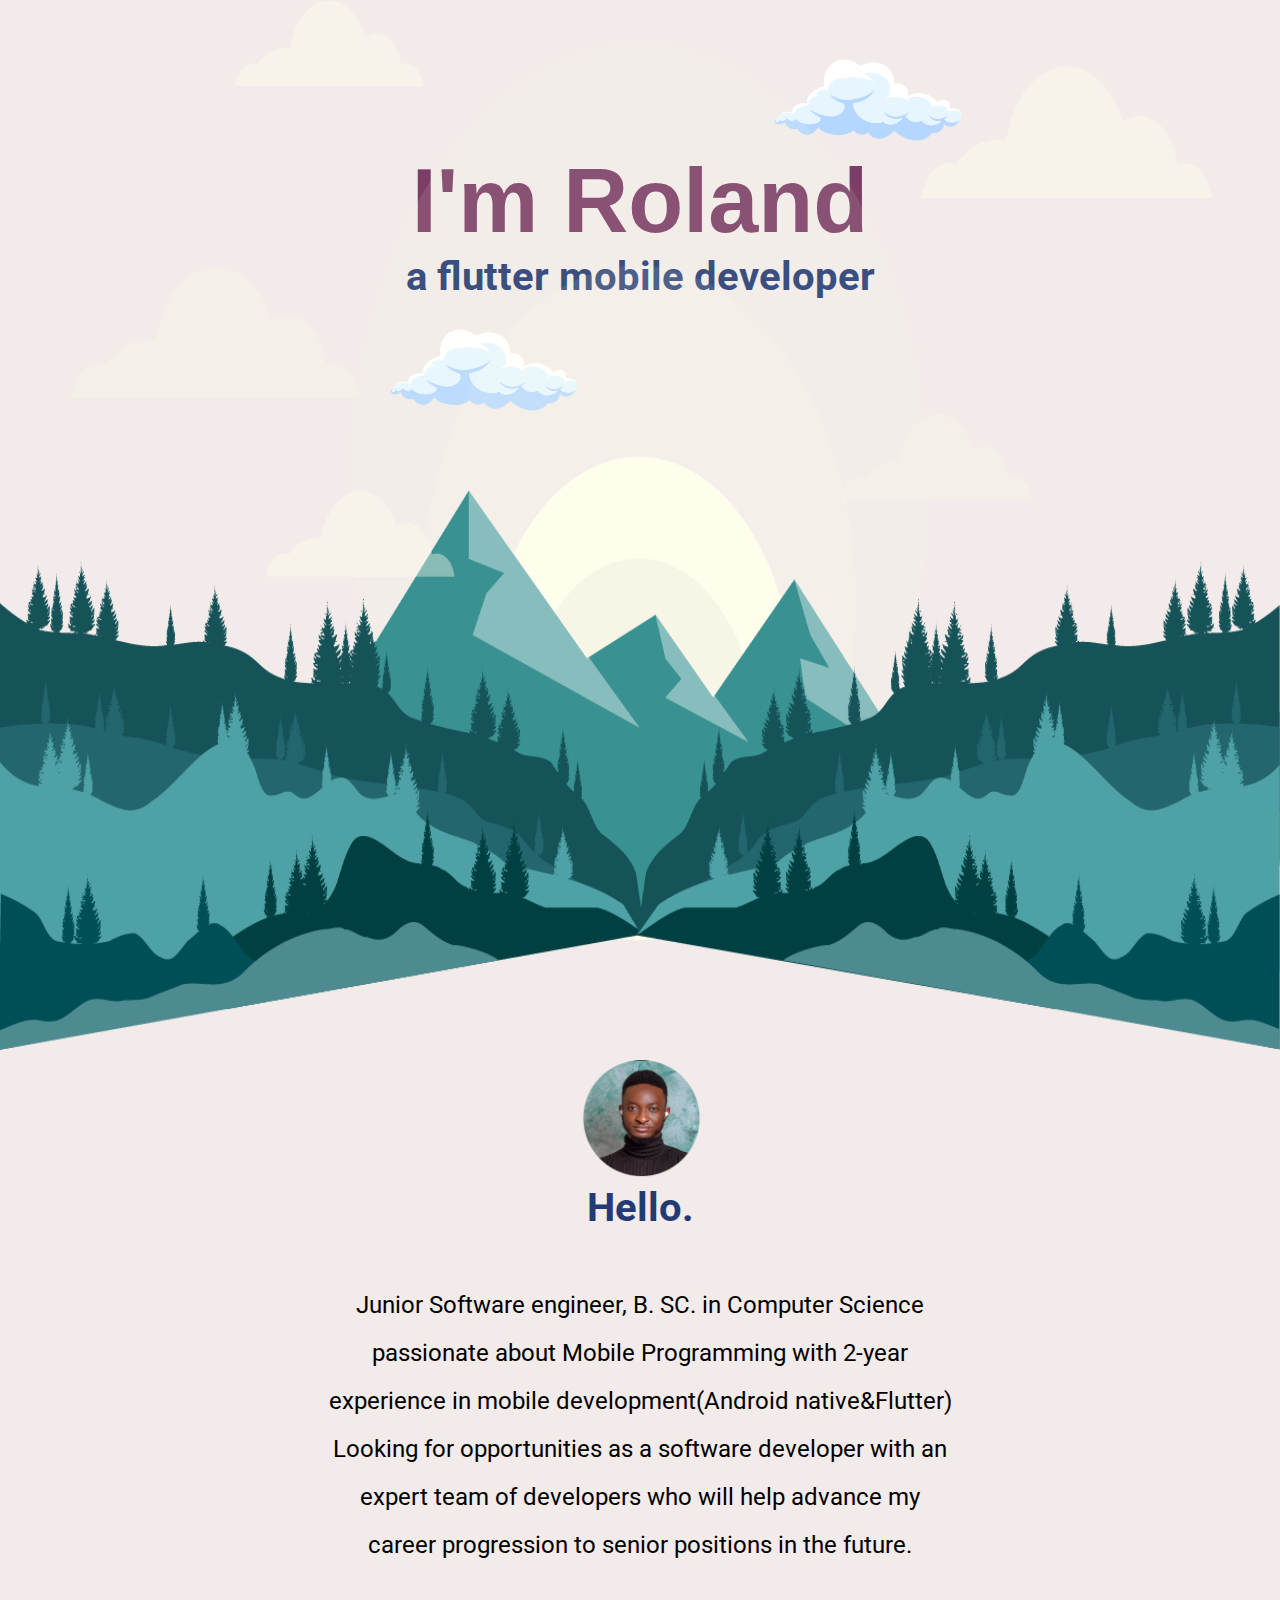
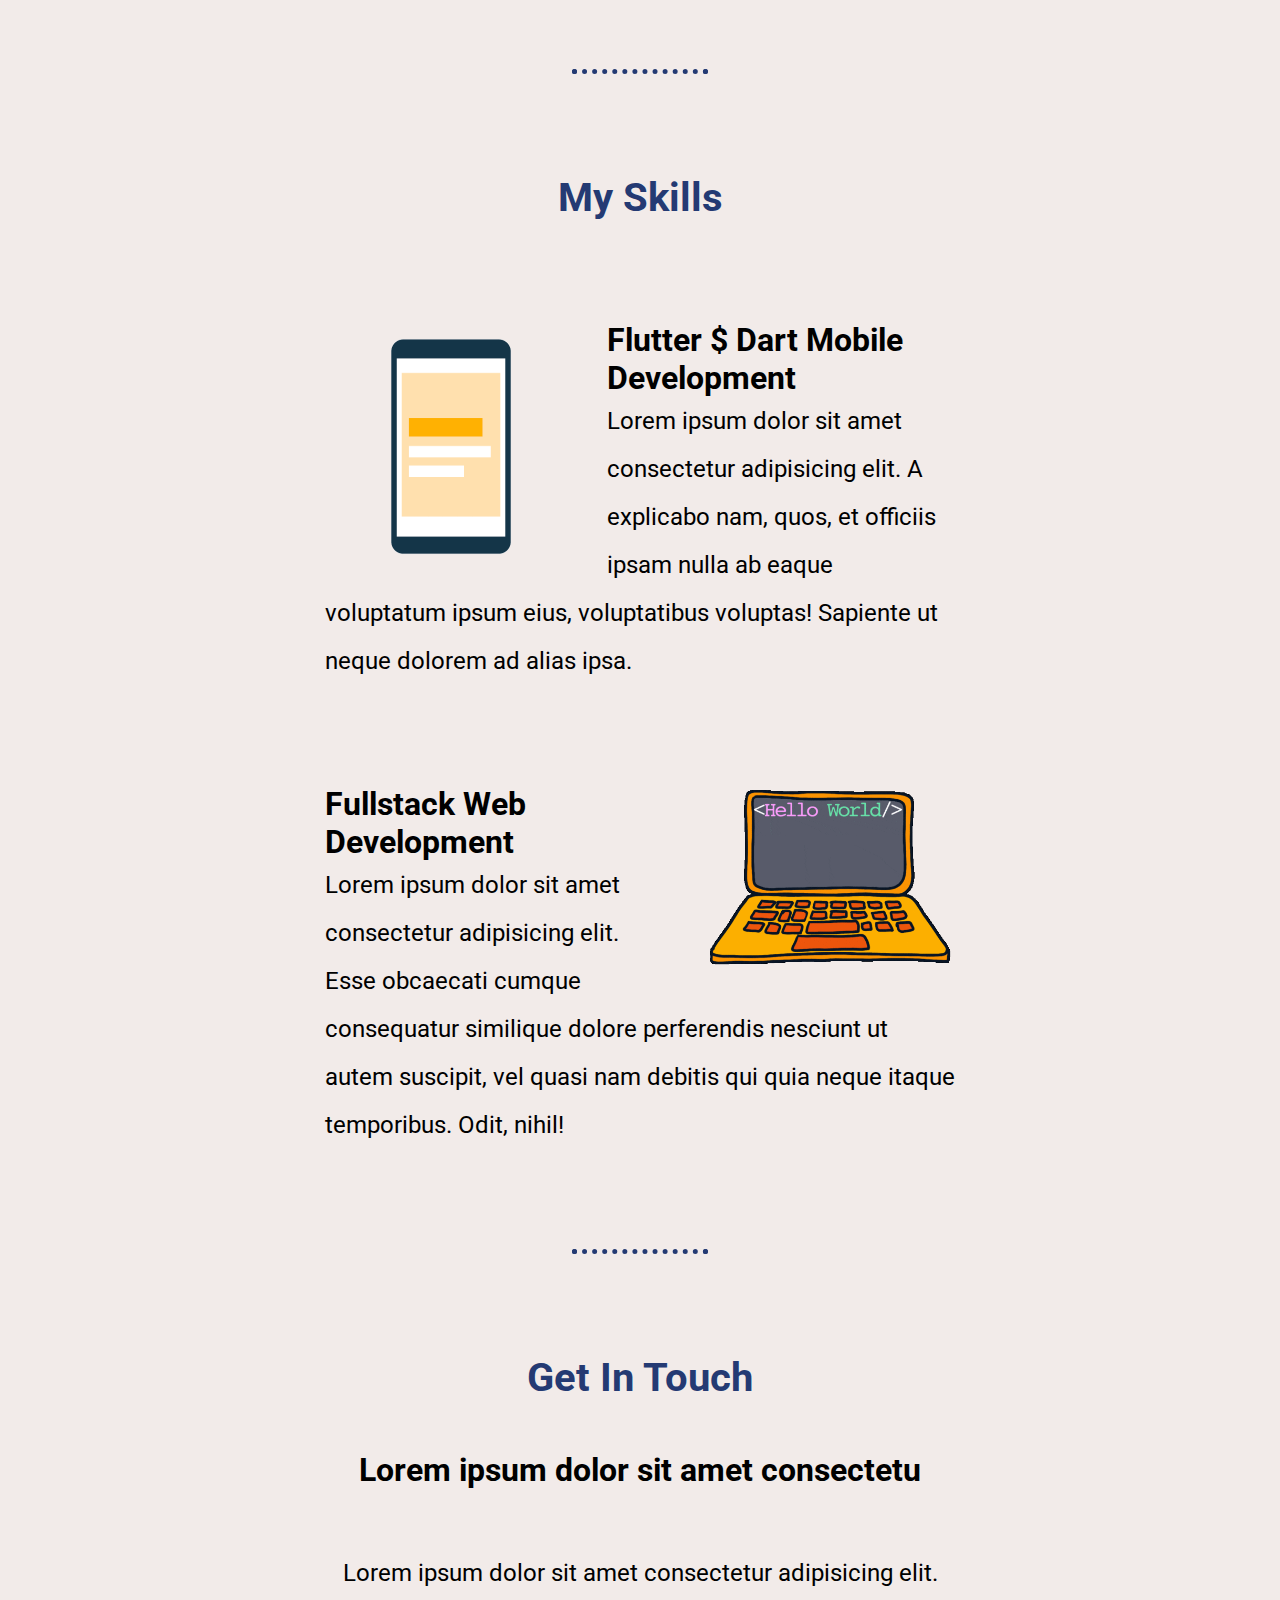
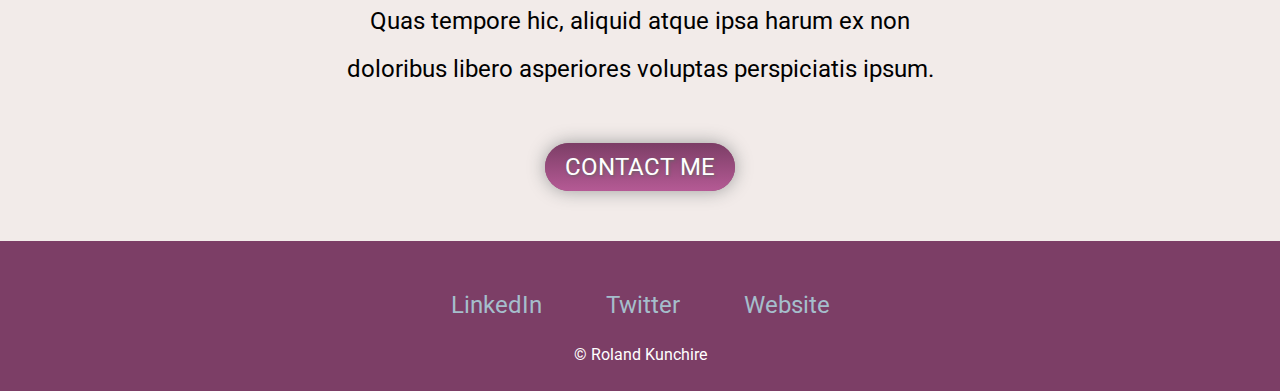
<file: index.html>
<!DOCTYPE html>
<html lang="en">
<head>
    <meta charset="UTF-8">
    <meta http-equiv="X-UA-Compatible" content="IE=edge">
    <meta name="viewport" content="width=device-width, initial-scale=1.0">
    <link rel="stylesheet" href="css/styles.css">
    <link rel="icon" href="favicon.ico?v=2">
    <link rel="preconnect" href="https://fonts.googleapis.com">
<link rel="preconnect" href="https://fonts.gstatic.com" crossorigin>
<link href="https://fonts.googleapis.com/css2?family=Bebas+Neue&family=Montserrat:ital,wght@0,100;0,200;1,300&family=Roboto+Condensed:ital,wght@0,300;0,400;0,700;1,300;1,400;1,700&family=Roboto+Slab:wght@100;200;300;400;500;600;700;800;900&family=Roboto:ital,wght@0,100;0,300;0,400;0,500;0,700;0,900;1,100;1,300;1,400;1,500;1,700;1,900&display=swap" rel="stylesheet">
    <title>Roland Kunchire</title>
</head>
<body>
    <div class="top-container">
        <img class="top-cloud" src="images/cloud.png" width="200" height="100" alt="cloud">
        <h1>I'm Roland</h1>
        <h2>a flutter mobile developer</h2>
        <img class="bottom-cloud" src="images/cloud.png" width="200" height="100" alt="cloud">
        <img class="mountain" src="images/mountain1.png"  alt="mountain">
    </div>
    <div class="middle-container">
        <div class="profile">
            <img class="profile-pic" src="images/roland.png" alt="proifle-picture">
            <h2>Hello.</h2>
            <p class="description">Junior Software engineer, B. SC. in Computer Science passionate about Mobile Programming with 2-year experience in mobile development(Android native&Flutter) Looking for opportunities as a software developer with an expert team of developers who will help advance my career progression to senior positions in the future.</p>
        </div>
        <hr>
        <div class="skills">
            <h2>My Skills</h2>
            <div class="skill-row">
                <img class="mobile" src="images/phone.gif" alt="phone">
                <h3>Flutter $ Dart Mobile Development</h3>
                <p>Lorem ipsum dolor sit amet consectetur adipisicing elit. A explicabo nam, quos, et officiis ipsam nulla ab eaque voluptatum ipsum eius, voluptatibus voluptas! Sapiente ut neque dolorem ad alias ipsa.</p>
            </div>
            <div class="skill-row">
                <img class="web" src="images/laptop.gif" alt="">
                <h3>Fullstack Web Development</h3>
                <p>Lorem ipsum dolor sit amet consectetur adipisicing elit. Esse obcaecati cumque consequatur similique dolore perferendis nesciunt ut autem suscipit, vel quasi nam debitis qui quia neque itaque temporibus. Odit, nihil!</p>
            </div>
        </div>
        <hr>
        <div class="contact-me">
            <h2>Get In Touch</h2>
            <h3>Lorem ipsum dolor sit amet consectetu</h3>
            <p class="description contact-message">Lorem ipsum dolor sit amet consectetur adipisicing elit. Quas tempore hic, aliquid atque ipsa harum ex non doloribus libero asperiores voluptas perspiciatis ipsum.</p>
            <a class="btn" href="mailto:rolexroland@gmail.com">CONTACT ME</a>
        </div>
    </div>
    <div class="bottom-container">
        <a href="https://www.linkedin.com/" class="footer-link">LinkedIn</a>
        <a href="https://www.twitter.com/" class="footer-link">Twitter</a>
        <a href="https://www.guildbytes.com/" class="footer-link">Website</a>
        <p class="copyright">&COPY; Roland Kunchire</p>
    </div>
</body>
</html>
</file>
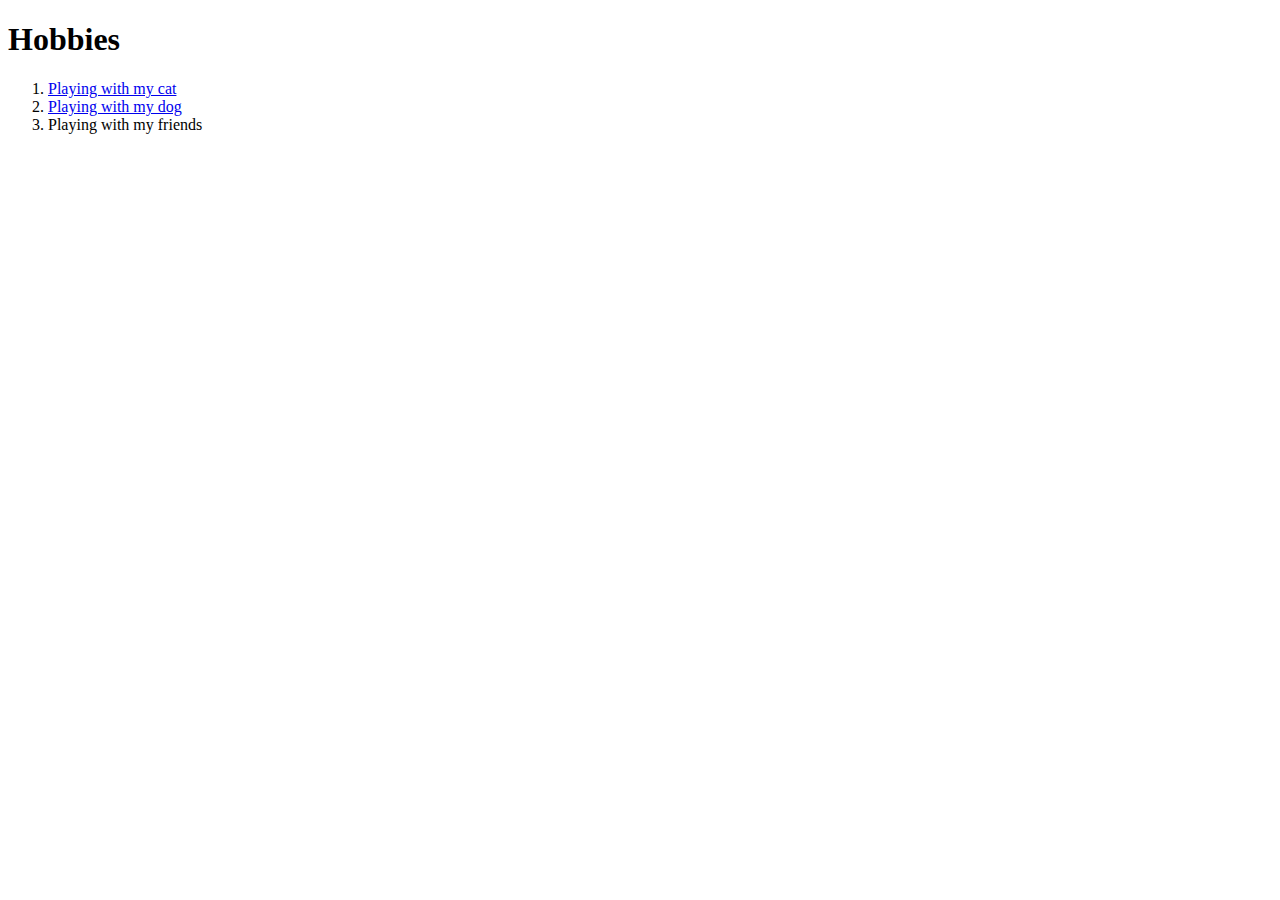
<file: hobbies.html>
<!DOCTYPE html>
<html lang="en">
<head>
    <meta charset="UTF-8">
    <meta http-equiv="X-UA-Compatible" content="IE=edge">
    <meta name="viewport" content="width=device-width, initial-scale=1.0">
    <title>Hobbies</title>
</head>
<body>
    <h1>Hobbies</h1>
    <ol>
        <li><a href="https://www.google.com/imgres?imgurl=https%3A%2F%2Fi.insider.com%2F61d1c0e2aa741500193b2d18%3Fwidth%3D700&imgrefurl=https%3A%2F%2Fwww.businessinsider.com%2Fgerman-cat-owners-ordered-keep-cats-inside-protect-rare-bird-2022-5&tbnid=qx37euqjX8HkBM&vet=12ahUKEwiPtra32I74AhXWgc4BHWtwDK8QMygLegUIARDqAQ..i&docid=UXnR3W_QXw6xeM&w=700&h=525&itg=1&q=cat&ved=2ahUKEwiPtra32I74AhXWgc4BHWtwDK8QMygLegUIARDqAQ">Playing with my cat</a></li>
        <li><a href="https://www.google.com/imgres?imgurl=https%3A%2F%2Fi.natgeofe.com%2Fn%2F4f5aaece-3300-41a4-b2a8-ed2708a0a27c%2Fdomestic-dog_thumb_4x3.jpg&imgrefurl=https%3A%2F%2Fwww.nationalgeographic.com%2Fanimals%2Fmammals%2Ffacts%2Fdomestic-dog&tbnid=i8__JR5jsTLauM&vet=12ahUKEwi6sIrm2I74AhUK3RoKHeoMB9YQMygEegUIARDdAQ..i&docid=VGirYKV8sLnrzM&w=3072&h=2304&q=dog&ved=2ahUKEwi6sIrm2I74AhUK3RoKHeoMB9YQMygEegUIARDdAQ"> Playing with my dog</a></li>
        <li>Playing with my friends</li>
    </ol>
</body>
</html>
</file>
<file: css/styles.css>
*{
    margin: 0;
    padding: 0;
}

body{
    background-color: #F2EBE9;
    text-align: center;
    font-family: Roboto, sans-serif;
}

h1{
    font-family: Sacramento, sans-serif;
    font-size: 5.625rem;
    color: #7C3E66;
    font-weight: bolder;
}

h2{
    font-size: 2.5rem;
    color: #243A73;
    margin: 0 auto 50px auto;
}

h3{
    font-size: 2em;
}

hr{
    width: 10%;
    border: 5px solid #243A73;
    border-style: dotted;
    border-top-style: none ;
    margin: 100px auto;
}

p{
    font-size: 1.5em;
    line-height: 2;
}

.top-container{
    position: relative;
    padding-top: 150px;
    height: 100vh;
}

.middle-container{
    padding: 10px;
}

.bottom-container{
    background-color: #7C3E66;
    padding: 50px 0 20px;
    margin-top: 50px;
    color: #F2EBE9;
}

.footer-link{
    
    color: #A5BECC;
    text-decoration: none;
    font-size: 1.5em;
    padding: 30px ;
}

.footer-link:hover{
    color: #ffffff;
}

.top-cloud{
    position: absolute;
    top: 50px;
    left: 60%;
}

.bottom-cloud{
    position: absolute;
    bottom: 60%;
    left: 30%;
}
.mountain{
    position: absolute;
    margin: 0 auto;
    top: 0;
    left: 0;
    right: 0;
    bottom: 0;
    width: 100%;
    height: 100%;
}

.skill-row{
    width: 50%;
    margin: 100px auto;
    text-align: left;
    
}

.profile-pic{
    width: 10%;
}

.mobile{
    width: 40%;
    float: left;
    margin-right: 30px;
}

.web{
    width: 40%;
    float: right;
    margin-left: 30px;
}

.description{
    width: 50%;
    margin: auto;
}

.contact-message{
    margin: 60px auto;
}

.btn {
    background: #7C3E66;
    background-image: -webkit-linear-gradient(top, #7C3E66, #b55a95);
    background-image: -moz-linear-gradient(top, #7C3E66, #b55a95);
    background-image: -ms-linear-gradient(top, #7C3E66, #b55a95);
    background-image: -o-linear-gradient(top, #7C3E66, #b55a95);
    background-image: linear-gradient(to bottom, #7C3E66, #b55a95);
    -webkit-border-radius: 28;
    -moz-border-radius: 28;
    border-radius: 28px;
    text-shadow: 1px 1px 3px #666666;
    -webkit-box-shadow: 0px 0px 18px #9e9e9e;
    -moz-box-shadow: 0px 0px 18px #9e9e9e;
    box-shadow: 0px 0px 18px #9e9e9e;
    font-family: Roboto, sans-serif;
    color: #ffffff;
    font-size: 24px;
    padding: 10px 20px 10px 20px;
    text-decoration: none;
  }
  
  .btn:hover {
    background: #243a73;
    background-image: -webkit-linear-gradient(top, #243a73, #4b65a6);
    background-image: -moz-linear-gradient(top, #243a73, #4b65a6);
    background-image: -ms-linear-gradient(top, #243a73, #4b65a6);
    background-image: -o-linear-gradient(top, #243a73, #4b65a6);
    background-image: linear-gradient(to bottom, #243a73, #4b65a6);
    text-decoration: none;
  }

  .copyright{
    font-size: 1em;
    color: #ffffff;
    margin-top: 20px;
  }
</file>
